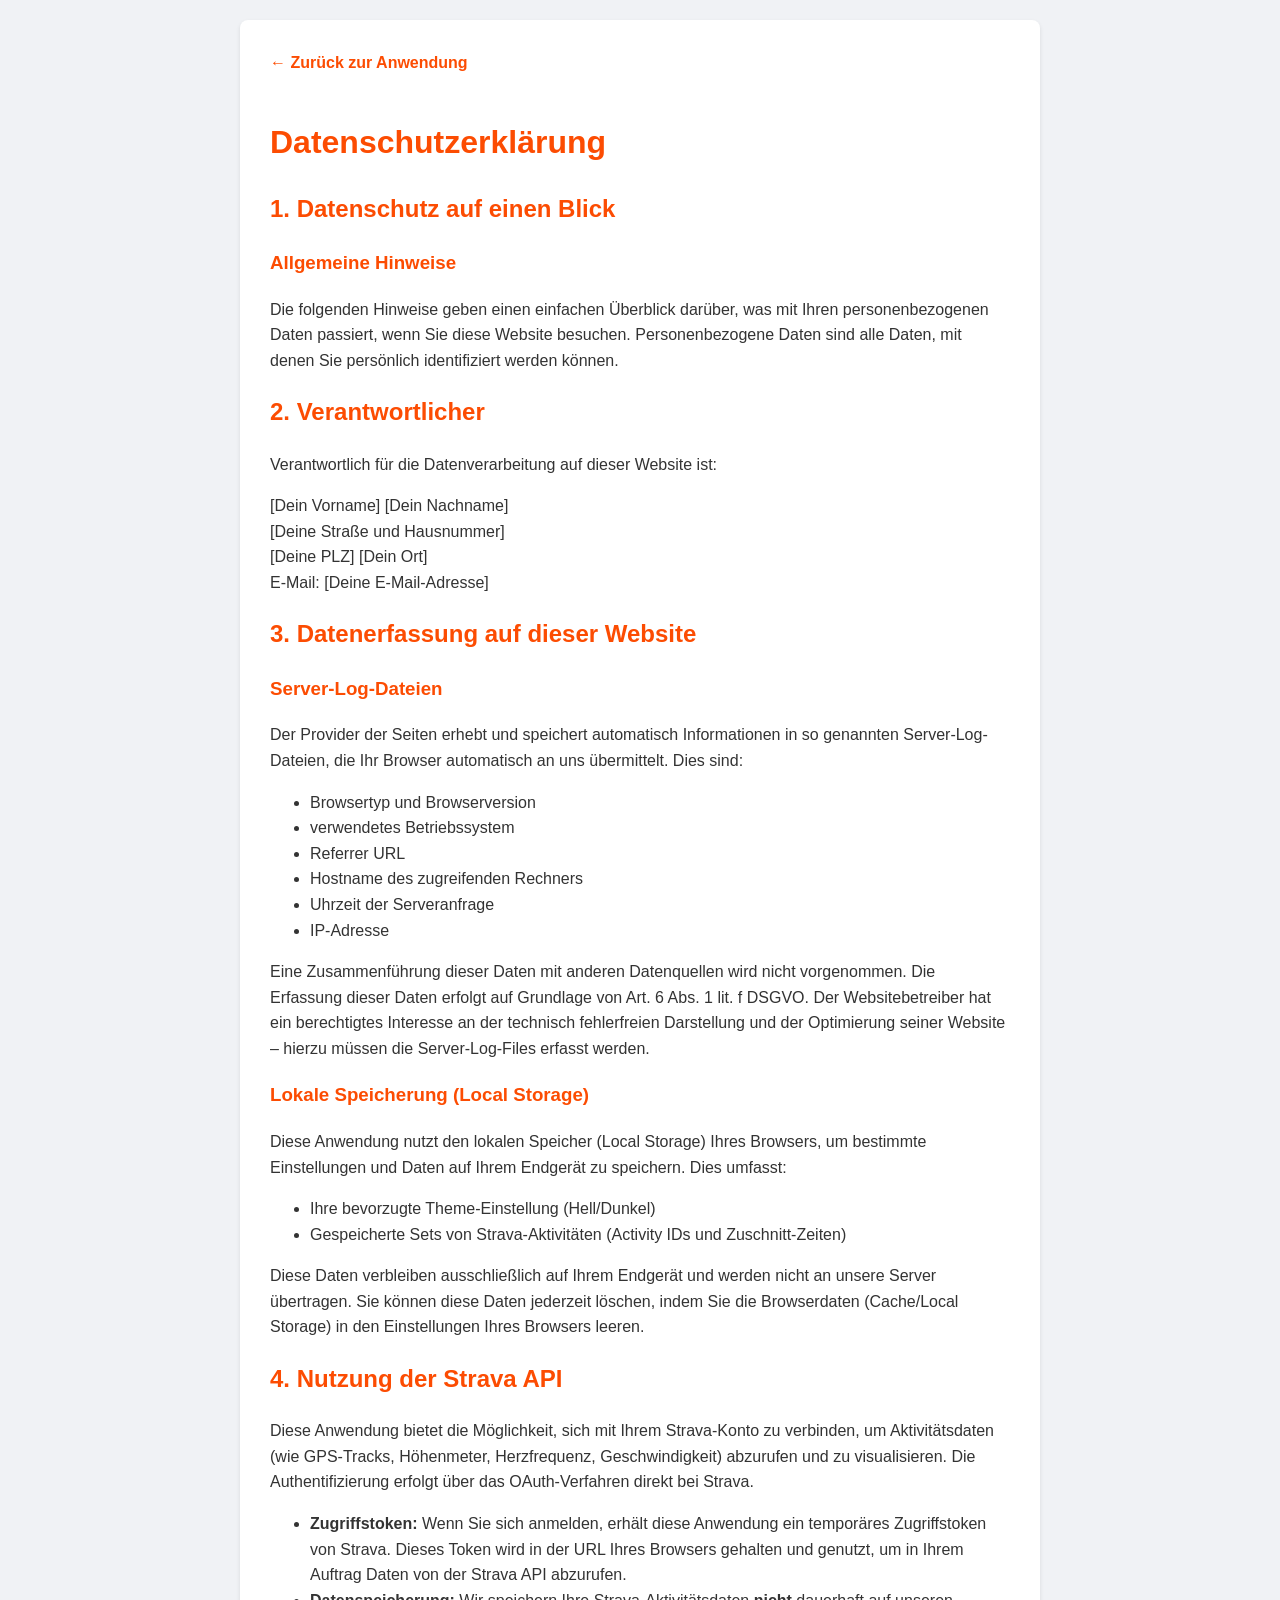
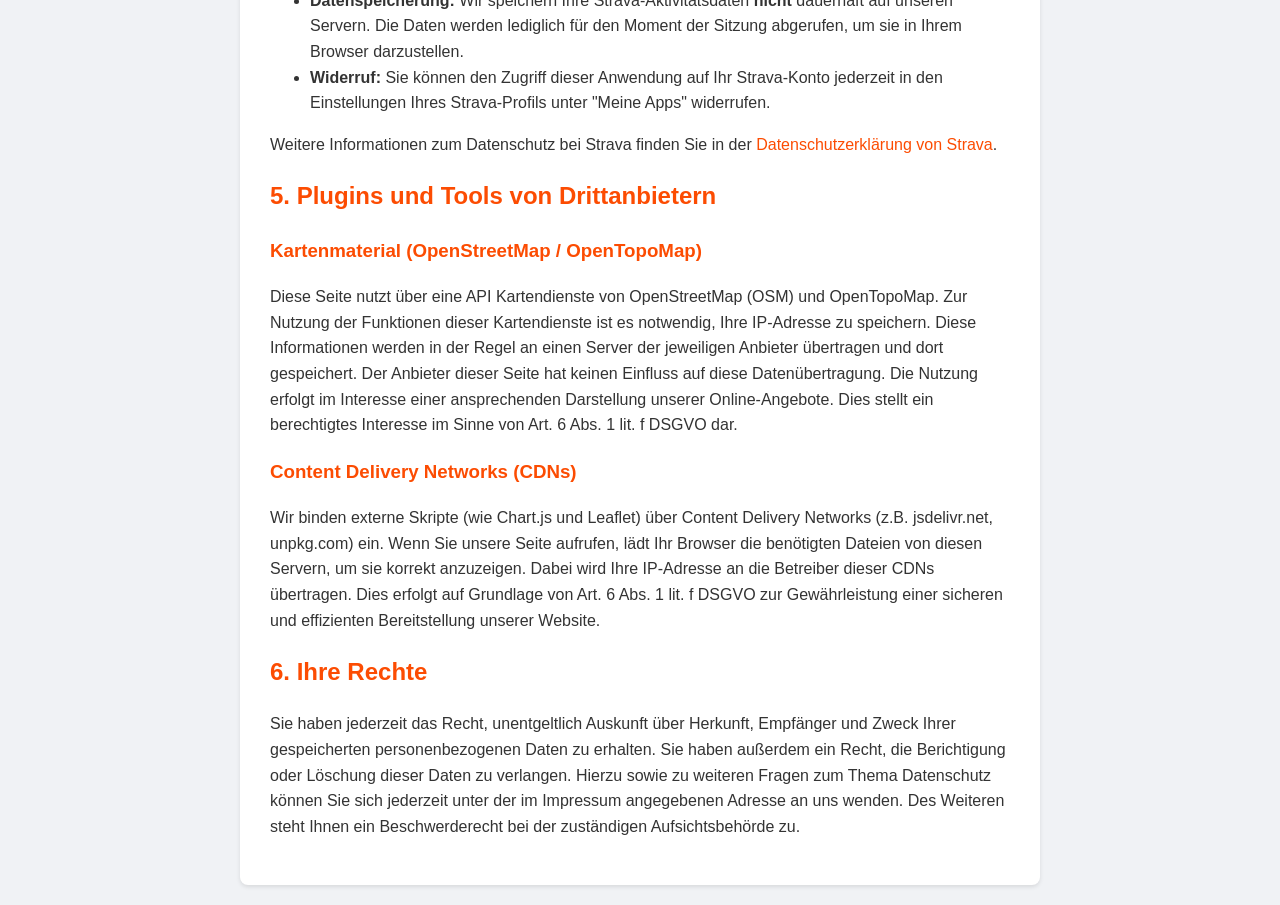
<file: static/datenschutz.html>
<!DOCTYPE html>
<html lang="de">
<head>
    <meta charset="UTF-8">
    <meta name="viewport" content="width=device-width, initial-scale=1.0">
    <title>Datenschutzerklärung - Strava Multi-Track Analyzer</title>
    <link rel="icon" type="image/png" href="/static/favicon.png">
    <style>
        body {
            font-family: 'Segoe UI', sans-serif;
            line-height: 1.6;
            color: #333;
            max-width: 800px;
            margin: 0 auto;
            padding: 20px;
            background-color: #f0f2f5;
        }
        .container {
            background-color: #fff;
            padding: 30px;
            border-radius: 8px;
            box-shadow: 0 2px 4px rgba(0,0,0,0.1);
        }
        h1, h2, h3 {
            color: #fc4c02;
        }
        a {
            color: #fc4c02;
            text-decoration: none;
        }
        a:hover {
            text-decoration: underline;
        }
        .back-link {
            display: inline-block;
            margin-bottom: 20px;
            font-weight: bold;
        }
    </style>
</head>
<body>
    <div class="container">
        <a href="/" class="back-link">← Zurück zur Anwendung</a>
        
        <h1>Datenschutzerklärung</h1>

        <h2>1. Datenschutz auf einen Blick</h2>
        <h3>Allgemeine Hinweise</h3>
        <p>Die folgenden Hinweise geben einen einfachen Überblick darüber, was mit Ihren personenbezogenen Daten passiert, wenn Sie diese Website besuchen. Personenbezogene Daten sind alle Daten, mit denen Sie persönlich identifiziert werden können.</p>

        <h2>2. Verantwortlicher</h2>
        <p>Verantwortlich für die Datenverarbeitung auf dieser Website ist:</p>
        <p>
            [Dein Vorname] [Dein Nachname]<br>
            [Deine Straße und Hausnummer]<br>
            [Deine PLZ] [Dein Ort]<br>
            E-Mail: [Deine E-Mail-Adresse]
        </p>

        <h2>3. Datenerfassung auf dieser Website</h2>
        <h3>Server-Log-Dateien</h3>
        <p>Der Provider der Seiten erhebt und speichert automatisch Informationen in so genannten Server-Log-Dateien, die Ihr Browser automatisch an uns übermittelt. Dies sind:</p>
        <ul>
            <li>Browsertyp und Browserversion</li>
            <li>verwendetes Betriebssystem</li>
            <li>Referrer URL</li>
            <li>Hostname des zugreifenden Rechners</li>
            <li>Uhrzeit der Serveranfrage</li>
            <li>IP-Adresse</li>
        </ul>
        <p>Eine Zusammenführung dieser Daten mit anderen Datenquellen wird nicht vorgenommen. Die Erfassung dieser Daten erfolgt auf Grundlage von Art. 6 Abs. 1 lit. f DSGVO. Der Websitebetreiber hat ein berechtigtes Interesse an der technisch fehlerfreien Darstellung und der Optimierung seiner Website – hierzu müssen die Server-Log-Files erfasst werden.</p>

        <h3>Lokale Speicherung (Local Storage)</h3>
        <p>Diese Anwendung nutzt den lokalen Speicher (Local Storage) Ihres Browsers, um bestimmte Einstellungen und Daten auf Ihrem Endgerät zu speichern. Dies umfasst:</p>
        <ul>
            <li>Ihre bevorzugte Theme-Einstellung (Hell/Dunkel)</li>
            <li>Gespeicherte Sets von Strava-Aktivitäten (Activity IDs und Zuschnitt-Zeiten)</li>
        </ul>
        <p>Diese Daten verbleiben ausschließlich auf Ihrem Endgerät und werden nicht an unsere Server übertragen. Sie können diese Daten jederzeit löschen, indem Sie die Browserdaten (Cache/Local Storage) in den Einstellungen Ihres Browsers leeren.</p>

        <h2>4. Nutzung der Strava API</h2>
        <p>Diese Anwendung bietet die Möglichkeit, sich mit Ihrem Strava-Konto zu verbinden, um Aktivitätsdaten (wie GPS-Tracks, Höhenmeter, Herzfrequenz, Geschwindigkeit) abzurufen und zu visualisieren. Die Authentifizierung erfolgt über das OAuth-Verfahren direkt bei Strava.</p>
        <ul>
            <li><strong>Zugriffstoken:</strong> Wenn Sie sich anmelden, erhält diese Anwendung ein temporäres Zugriffstoken von Strava. Dieses Token wird in der URL Ihres Browsers gehalten und genutzt, um in Ihrem Auftrag Daten von der Strava API abzurufen.</li>
            <li><strong>Datenspeicherung:</strong> Wir speichern Ihre Strava-Aktivitätsdaten <strong>nicht</strong> dauerhaft auf unseren Servern. Die Daten werden lediglich für den Moment der Sitzung abgerufen, um sie in Ihrem Browser darzustellen.</li>
            <li><strong>Widerruf:</strong> Sie können den Zugriff dieser Anwendung auf Ihr Strava-Konto jederzeit in den Einstellungen Ihres Strava-Profils unter "Meine Apps" widerrufen.</li>
        </ul>
        <p>Weitere Informationen zum Datenschutz bei Strava finden Sie in der <a href="https://www.strava.com/legal/privacy" target="_blank">Datenschutzerklärung von Strava</a>.</p>

        <h2>5. Plugins und Tools von Drittanbietern</h2>
        <h3>Kartenmaterial (OpenStreetMap / OpenTopoMap)</h3>
        <p>Diese Seite nutzt über eine API Kartendienste von OpenStreetMap (OSM) und OpenTopoMap. Zur Nutzung der Funktionen dieser Kartendienste ist es notwendig, Ihre IP-Adresse zu speichern. Diese Informationen werden in der Regel an einen Server der jeweiligen Anbieter übertragen und dort gespeichert. Der Anbieter dieser Seite hat keinen Einfluss auf diese Datenübertragung. Die Nutzung erfolgt im Interesse einer ansprechenden Darstellung unserer Online-Angebote. Dies stellt ein berechtigtes Interesse im Sinne von Art. 6 Abs. 1 lit. f DSGVO dar.</p>

        <h3>Content Delivery Networks (CDNs)</h3>
        <p>Wir binden externe Skripte (wie Chart.js und Leaflet) über Content Delivery Networks (z.B. jsdelivr.net, unpkg.com) ein. Wenn Sie unsere Seite aufrufen, lädt Ihr Browser die benötigten Dateien von diesen Servern, um sie korrekt anzuzeigen. Dabei wird Ihre IP-Adresse an die Betreiber dieser CDNs übertragen. Dies erfolgt auf Grundlage von Art. 6 Abs. 1 lit. f DSGVO zur Gewährleistung einer sicheren und effizienten Bereitstellung unserer Website.</p>

        <h2>6. Ihre Rechte</h2>
        <p>Sie haben jederzeit das Recht, unentgeltlich Auskunft über Herkunft, Empfänger und Zweck Ihrer gespeicherten personenbezogenen Daten zu erhalten. Sie haben außerdem ein Recht, die Berichtigung oder Löschung dieser Daten zu verlangen. Hierzu sowie zu weiteren Fragen zum Thema Datenschutz können Sie sich jederzeit unter der im Impressum angegebenen Adresse an uns wenden. Des Weiteren steht Ihnen ein Beschwerderecht bei der zuständigen Aufsichtsbehörde zu.</p>
    </div>
</body>
</html>
</file>
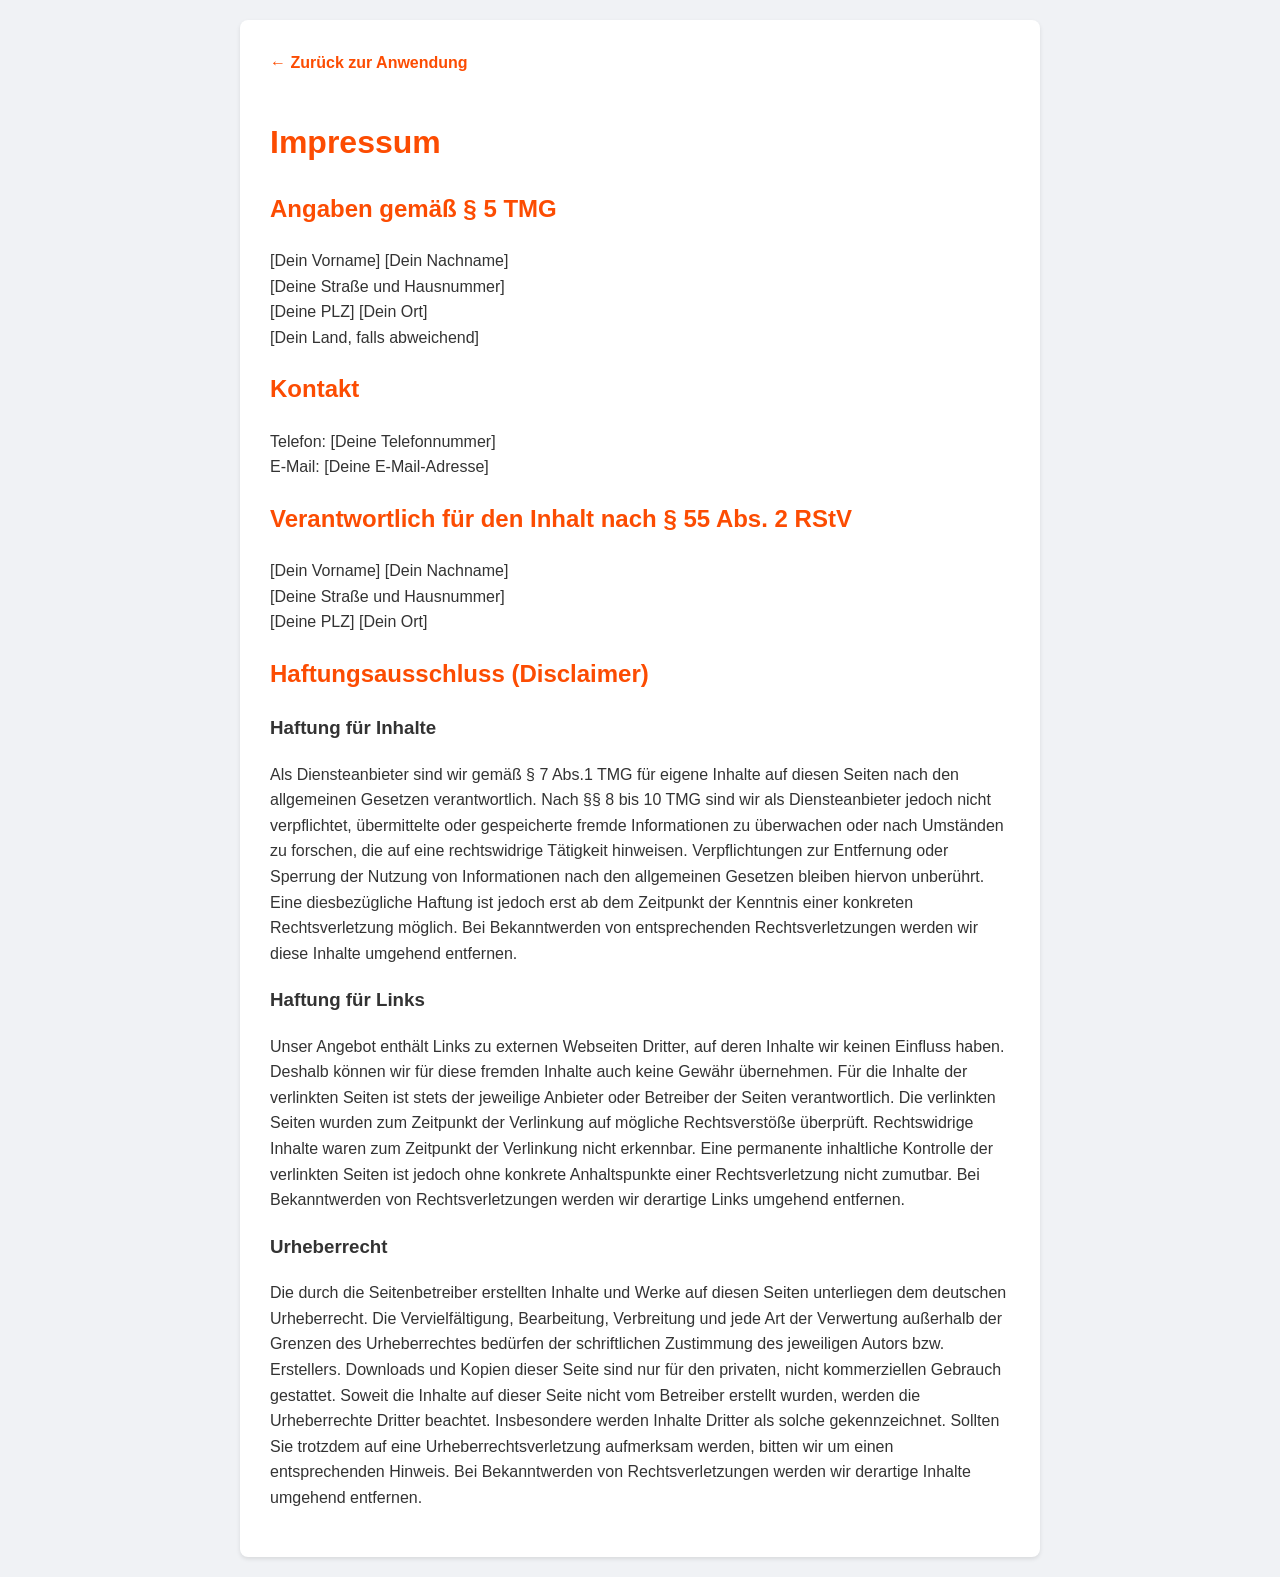
<file: static/impressum.html>
<!DOCTYPE html>
<html lang="de">
<head>
    <meta charset="UTF-8">
    <meta name="viewport" content="width=device-width, initial-scale=1.0">
    <title>Impressum - Strava Multi-Track Analyzer</title>
    <link rel="icon" type="image/png" href="/static/favicon.png">
    <style>
        body {
            font-family: 'Segoe UI', sans-serif;
            line-height: 1.6;
            color: #333;
            max-width: 800px;
            margin: 0 auto;
            padding: 20px;
            background-color: #f0f2f5;
        }
        .container {
            background-color: #fff;
            padding: 30px;
            border-radius: 8px;
            box-shadow: 0 2px 4px rgba(0,0,0,0.1);
        }
        h1, h2 {
            color: #fc4c02;
        }
        a {
            color: #fc4c02;
            text-decoration: none;
        }
        a:hover {
            text-decoration: underline;
        }
        .back-link {
            display: inline-block;
            margin-bottom: 20px;
            font-weight: bold;
        }
    </style>
</head>
<body>
    <div class="container">
        <a href="/" class="back-link">← Zurück zur Anwendung</a>
        
        <h1>Impressum</h1>

        <h2>Angaben gemäß § 5 TMG</h2>
        <p>
            [Dein Vorname] [Dein Nachname]<br>
            [Deine Straße und Hausnummer]<br>
            [Deine PLZ] [Dein Ort]<br>
            [Dein Land, falls abweichend]
        </p>

        <h2>Kontakt</h2>
        <p>
            Telefon: [Deine Telefonnummer]<br>
            E-Mail: [Deine E-Mail-Adresse]
        </p>

        <h2>Verantwortlich für den Inhalt nach § 55 Abs. 2 RStV</h2>
        <p>
            [Dein Vorname] [Dein Nachname]<br>
            [Deine Straße und Hausnummer]<br>
            [Deine PLZ] [Dein Ort]
        </p>

        <h2>Haftungsausschluss (Disclaimer)</h2>
        <h3>Haftung für Inhalte</h3>
        <p>Als Diensteanbieter sind wir gemäß § 7 Abs.1 TMG für eigene Inhalte auf diesen Seiten nach den allgemeinen Gesetzen verantwortlich. Nach §§ 8 bis 10 TMG sind wir als Diensteanbieter jedoch nicht verpflichtet, übermittelte oder gespeicherte fremde Informationen zu überwachen oder nach Umständen zu forschen, die auf eine rechtswidrige Tätigkeit hinweisen. Verpflichtungen zur Entfernung oder Sperrung der Nutzung von Informationen nach den allgemeinen Gesetzen bleiben hiervon unberührt. Eine diesbezügliche Haftung ist jedoch erst ab dem Zeitpunkt der Kenntnis einer konkreten Rechtsverletzung möglich. Bei Bekanntwerden von entsprechenden Rechtsverletzungen werden wir diese Inhalte umgehend entfernen.</p>

        <h3>Haftung für Links</h3>
        <p>Unser Angebot enthält Links zu externen Webseiten Dritter, auf deren Inhalte wir keinen Einfluss haben. Deshalb können wir für diese fremden Inhalte auch keine Gewähr übernehmen. Für die Inhalte der verlinkten Seiten ist stets der jeweilige Anbieter oder Betreiber der Seiten verantwortlich. Die verlinkten Seiten wurden zum Zeitpunkt der Verlinkung auf mögliche Rechtsverstöße überprüft. Rechtswidrige Inhalte waren zum Zeitpunkt der Verlinkung nicht erkennbar. Eine permanente inhaltliche Kontrolle der verlinkten Seiten ist jedoch ohne konkrete Anhaltspunkte einer Rechtsverletzung nicht zumutbar. Bei Bekanntwerden von Rechtsverletzungen werden wir derartige Links umgehend entfernen.</p>

        <h3>Urheberrecht</h3>
        <p>Die durch die Seitenbetreiber erstellten Inhalte und Werke auf diesen Seiten unterliegen dem deutschen Urheberrecht. Die Vervielfältigung, Bearbeitung, Verbreitung und jede Art der Verwertung außerhalb der Grenzen des Urheberrechtes bedürfen der schriftlichen Zustimmung des jeweiligen Autors bzw. Erstellers. Downloads und Kopien dieser Seite sind nur für den privaten, nicht kommerziellen Gebrauch gestattet. Soweit die Inhalte auf dieser Seite nicht vom Betreiber erstellt wurden, werden die Urheberrechte Dritter beachtet. Insbesondere werden Inhalte Dritter als solche gekennzeichnet. Sollten Sie trotzdem auf eine Urheberrechtsverletzung aufmerksam werden, bitten wir um einen entsprechenden Hinweis. Bei Bekanntwerden von Rechtsverletzungen werden wir derartige Inhalte umgehend entfernen.</p>
    </div>
</body>
</html>
</file>
